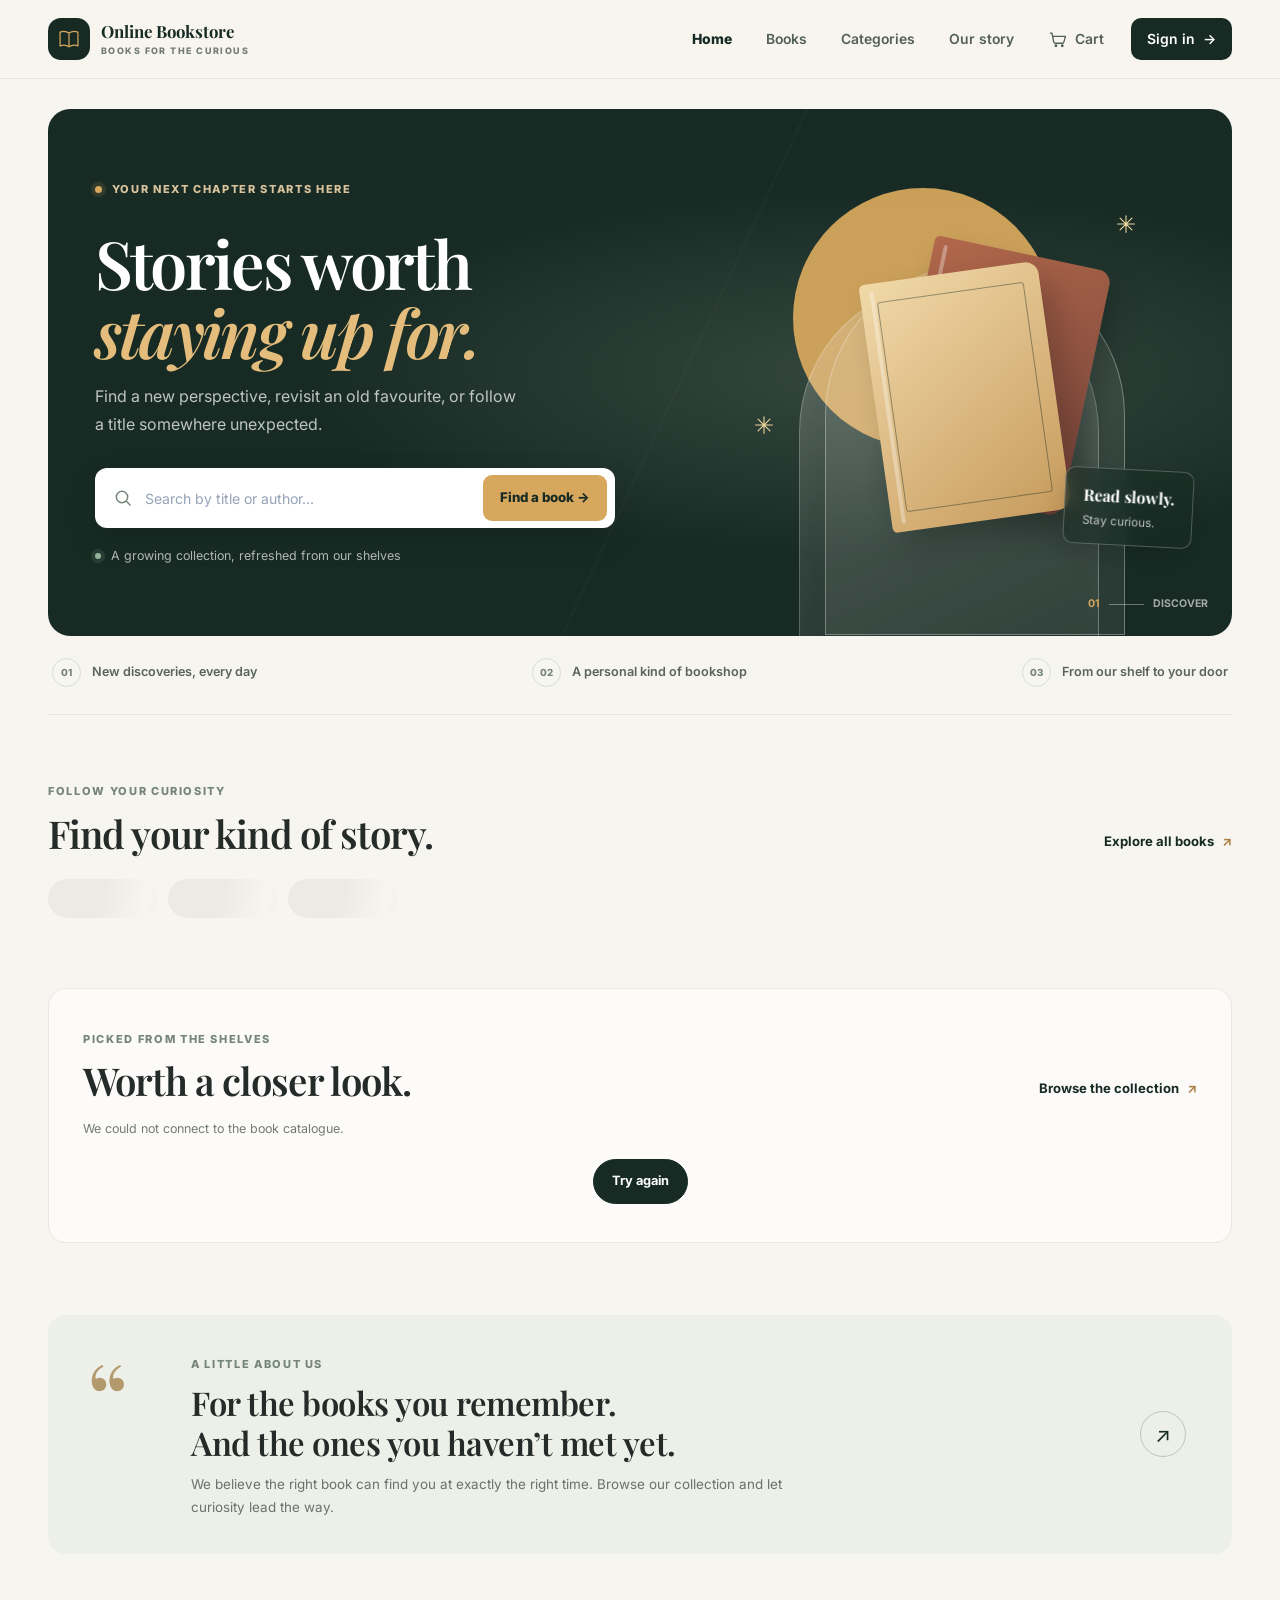
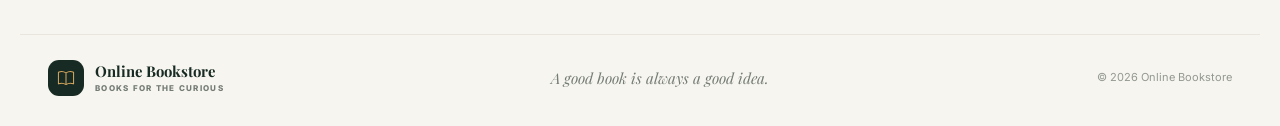
<file: frontend/index.html>
<!DOCTYPE html>
<html lang="en">
<head>
    <meta charset="UTF-8">
    <meta name="viewport" content="width=device-width, initial-scale=1.0">
    <meta name="theme-color" content="#172B24">
    <meta name="description" content="Discover your next favourite read at Online Bookstore.">
    <title>Online Bookstore | Books for the curious</title>
    <link rel="preconnect" href="https://fonts.googleapis.com">
    <link rel="preconnect" href="https://fonts.gstatic.com" crossorigin>
    <link href="https://fonts.googleapis.com/css2?family=Inter:wght@400;500;600;700;800&family=Playfair+Display:wght@600;700&display=swap" rel="stylesheet">
    <link rel="stylesheet" href="style.css">
</head>
<body class="storefront-home">
    <header class="store-header">
        <nav class="store-nav" aria-label="Main navigation">
            <a class="store-brand" href="index.html" aria-label="Online Bookstore home">
                <span class="store-brand-mark" aria-hidden="true">
                    <svg viewBox="0 0 32 32"><path d="M5 7.5c4.1-1.6 7.7-1.2 11 1.1v17c-3.3-2.3-6.9-2.7-11-1.1zM27 7.5c-4.1-1.6-7.7-1.2-11 1.1v17c3.3-2.3 6.9-2.7 11-1.1z"/></svg>
                </span>
                <span class="store-brand-copy"><strong>Online Bookstore</strong><small>BOOKS FOR THE CURIOUS</small></span>
            </a>
            <button class="store-menu-toggle" type="button" aria-expanded="false" aria-controls="store-links" aria-label="Open menu">
                <svg viewBox="0 0 24 24" aria-hidden="true"><path d="M4 7h16M4 12h16M4 17h16"/></svg>
            </button>
            <div class="store-links" id="store-links">
                <a class="store-link-active" href="index.html" aria-current="page">Home</a>
                <a href="../books.php">Books</a>
                <a href="#categories">Categories</a>
                <a href="#about">Our story</a>
                <a class="store-cart-link" href="../customer/cart.php">
                    <svg viewBox="0 0 24 24" aria-hidden="true"><path d="M3 4h2l2.2 11.1a2 2 0 0 0 2 1.6h8.9a2 2 0 0 0 1.9-1.4L22 8H6"/><circle cx="10" cy="20" r="1"/><circle cx="18" cy="20" r="1"/></svg>
                    <span>Cart</span>
                </a>
                <a class="store-login-link" href="../login.php">Sign in <span aria-hidden="true">&rarr;</span></a>
            </div>
        </nav>
    </header>

    <main>
        <section class="store-hero">
            <div class="store-hero-copy">
                <span class="store-eyebrow"><i aria-hidden="true"></i> YOUR NEXT CHAPTER STARTS HERE</span>
                <h1>Stories worth<br><em>staying up for.</em></h1>
                <p>Find a new perspective, revisit an old favourite, or follow a title somewhere unexpected.</p>
                <form class="store-search" id="bookSearchForm" role="search">
                    <svg viewBox="0 0 24 24" aria-hidden="true"><circle cx="10.8" cy="10.8" r="6.8"/><path d="m16 16 4.5 4.5"/></svg>
                    <label class="sr-only" for="searchInput">Search books by title or author</label>
                    <input id="searchInput" type="search" placeholder="Search by title or author..." autocomplete="off">
                    <button id="searchButton" type="submit">Find a book <span aria-hidden="true">&rarr;</span></button>
                </form>
                <p class="store-hero-note"><span class="store-live-dot" aria-hidden="true"></span> A growing collection, refreshed from our shelves</p>
            </div>
            <div class="store-hero-art" aria-hidden="true">
                <div class="store-sun"></div>
                <div class="store-arch store-arch-back"></div>
                <div class="store-arch store-arch-front"></div>
                <div class="store-book-stack store-stack-back"></div>
                <div class="store-book-stack store-stack-front"></div>
                <span class="store-hero-note-card"><strong>Read slowly.</strong><span>Stay curious.</span></span>
                <span class="store-art-spark store-spark-one"><svg viewBox="0 0 24 24"><path d="M12 2v20M2 12h20M4.9 4.9l14.2 14.2M19.1 4.9 4.9 19.1"/></svg></span>
                <span class="store-art-spark store-spark-two"><svg viewBox="0 0 24 24"><path d="M12 2v20M2 12h20M4.9 4.9l14.2 14.2M19.1 4.9 4.9 19.1"/></svg></span>
            </div>
            <div class="store-hero-index" aria-hidden="true"><span>01</span><i></i><span>DISCOVER</span></div>
        </section>

        <div class="store-assurance" aria-label="Our service">
            <span><i>01</i> New discoveries, every day</span>
            <span><i>02</i> A personal kind of bookshop</span>
            <span><i>03</i> From our shelf to your door</span>
        </div>

        <section class="store-section" id="categories">
            <div class="store-section-heading">
                <div><span class="store-kicker">Follow your curiosity</span><h2>Find your kind of story.</h2></div>
                <a class="store-text-link" href="../books.php">Explore all books <span aria-hidden="true">↗</span></a>
            </div>
            <div class="store-category-list" id="categoryList" aria-label="Filter by category">
                <span class="store-category-skeleton"></span>
                <span class="store-category-skeleton"></span>
                <span class="store-category-skeleton"></span>
            </div>
        </section>

        <section class="store-section store-books-section" id="books">
            <div class="store-section-heading">
                <div><span class="store-kicker">Picked from the shelves</span><h2>Worth a closer look.</h2></div>
                <a class="store-text-link" href="../books.php">Browse the collection <span aria-hidden="true">↗</span></a>
            </div>
            <p class="store-results" id="searchMessage" aria-live="polite">Finding books for you…</p>
            <div class="store-book-grid" id="bookContainer" aria-live="polite">
                <div class="store-book-skeleton"></div>
                <div class="store-book-skeleton"></div>
                <div class="store-book-skeleton"></div>
                <div class="store-book-skeleton"></div>
            </div>
            <noscript><p class="store-empty-note">Turn on JavaScript to see the latest books from our collection.</p></noscript>
        </section>

        <section class="store-about" id="about">
            <div class="store-about-mark" aria-hidden="true">“</div>
            <div><span class="store-kicker">A little about us</span><h2>For the books you remember.<br>And the ones you haven&rsquo;t met yet.</h2>
                <p>We believe the right book can find you at exactly the right time. Browse our collection and let curiosity lead the way.</p>
            </div>
            <a href="../about.php" class="store-about-link" aria-label="Discover our story">↗</a>
        </section>
    </main>

    <footer class="store-footer">
        <a class="store-brand store-footer-brand" href="index.html">
            <span class="store-brand-mark" aria-hidden="true"><svg viewBox="0 0 32 32"><path d="M5 7.5c4.1-1.6 7.7-1.2 11 1.1v17c-3.3-2.3-6.9-2.7-11-1.1zM27 7.5c-4.1-1.6-7.7-1.2-11 1.1v17c3.3-2.3 6.9-2.7 11-1.1z"/></svg></span>
            <span class="store-brand-copy"><strong>Online Bookstore</strong><small>BOOKS FOR THE CURIOUS</small></span>
        </a>
        <p>A good book is always a good idea.</p>
        <span class="store-copyright">&copy; 2026 Online Bookstore</span>
    </footer>

    <script src="script.js"></script>
</body>
</html>
</file>
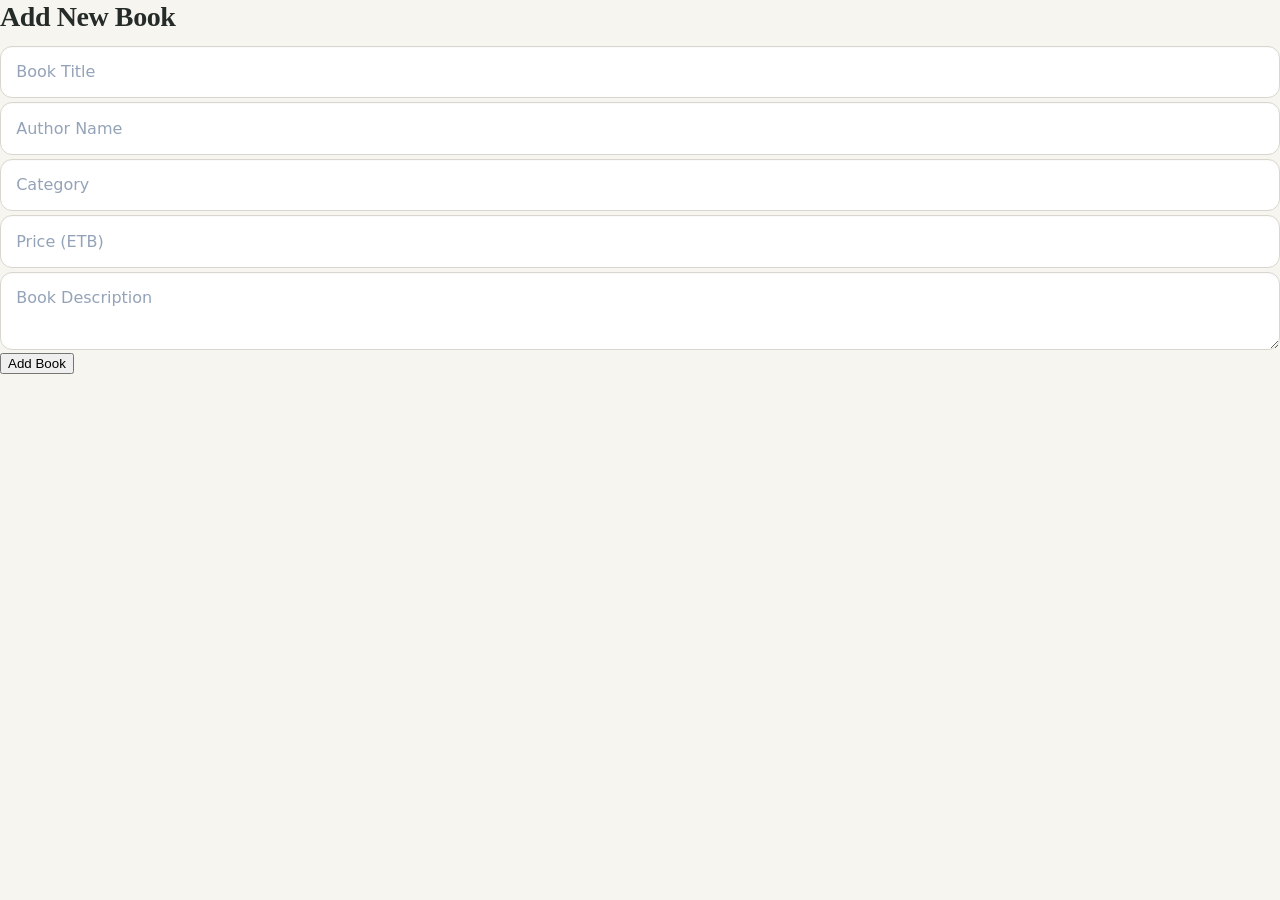
<file: frontend/add_book.html>
<!DOCTYPE html>
<html lang="en">
<head>
    <meta charset="UTF-8">
    <meta name="viewport" content="width=device-width, initial-scale=1.0">
    <title>Add New Book</title>
    <link rel="stylesheet" href="style.css">
</head>
<body>

    <div class="register-container">
        <h2>Add New Book</h2>

        <form id="addBookForm">
            <input type="text" id="title"
                placeholder="Book Title" required>

            <input type="text" id="author"
                placeholder="Author Name" required>

            <input type="text" id="category"
                placeholder="Category">

            <input type="number" id="price"
                placeholder="Price (ETB)" min="0"
                step="0.01" required>

            <textarea id="description"
                placeholder="Book Description"></textarea>

            <button type="submit">Add Book</button>
        </form>

        <p id="message"></p>
    </div>

    <script src="add_book.js"></script>
</body>
</html>
</file>
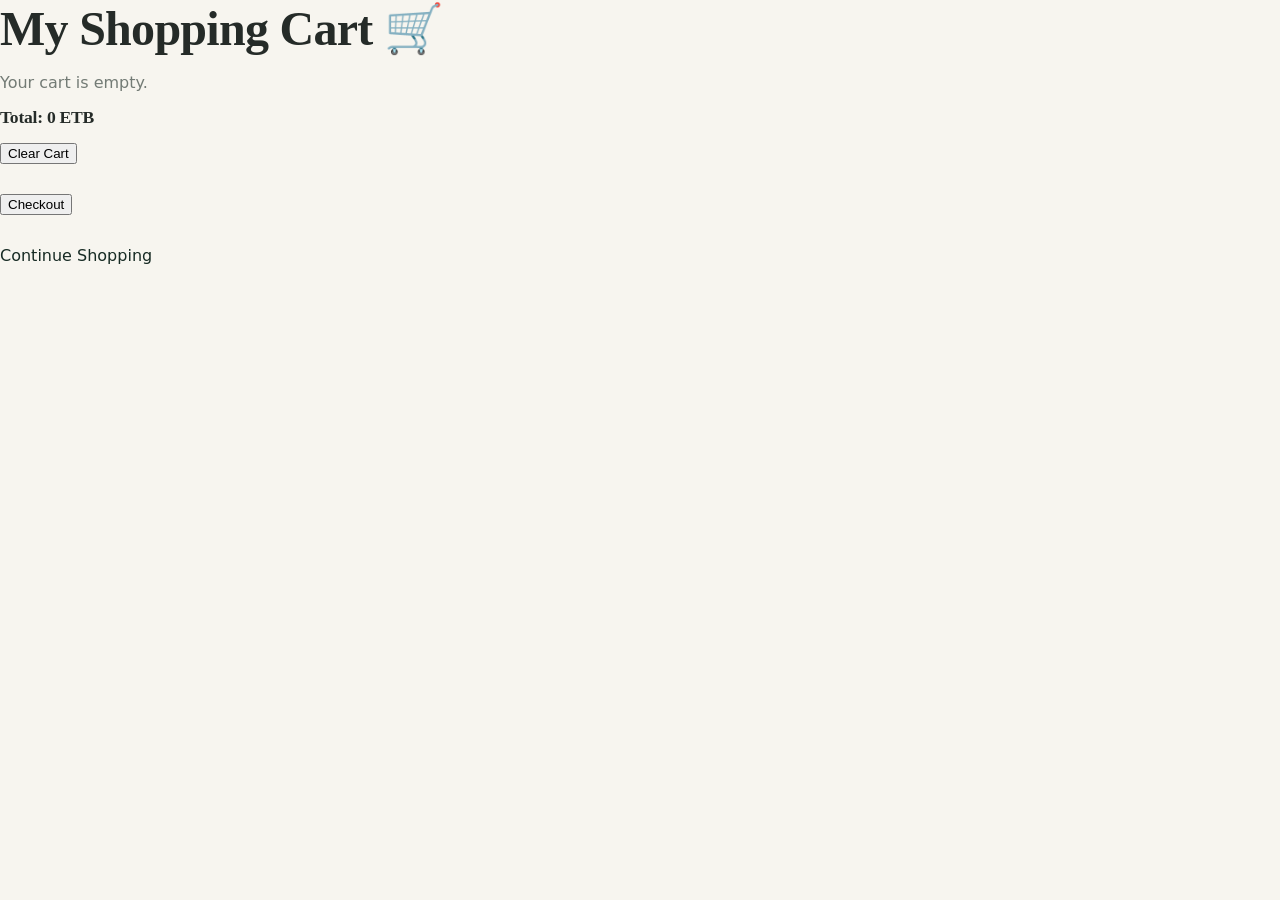
<file: frontend/cart.html>
<!DOCTYPE html>
<html lang="en">
<head>
    <meta charset="UTF-8">
    <meta name="viewport" content="width=device-width, initial-scale=1.0">
    <title>Shopping Cart</title>
    <link rel="stylesheet" href="style.css">
</head>
<body>

    <div class="cart-container">
        <h1>My Shopping Cart 🛒</h1>

        <div id="cartItems">
            <p>Your cart is empty.</p>
        </div>

        <h3>Total: <span id="totalPrice">0</span> ETB</h3>

        <button id="clearCart">Clear Cart</button>
        <br><br>
<a href="checkout.html">
    <button type="button">Checkout</button>
</a>

        <br><br>
        <a href="index.html">Continue Shopping</a>
    </div>

    <script src="cart.js"></script>
</body>
</html>
</file>
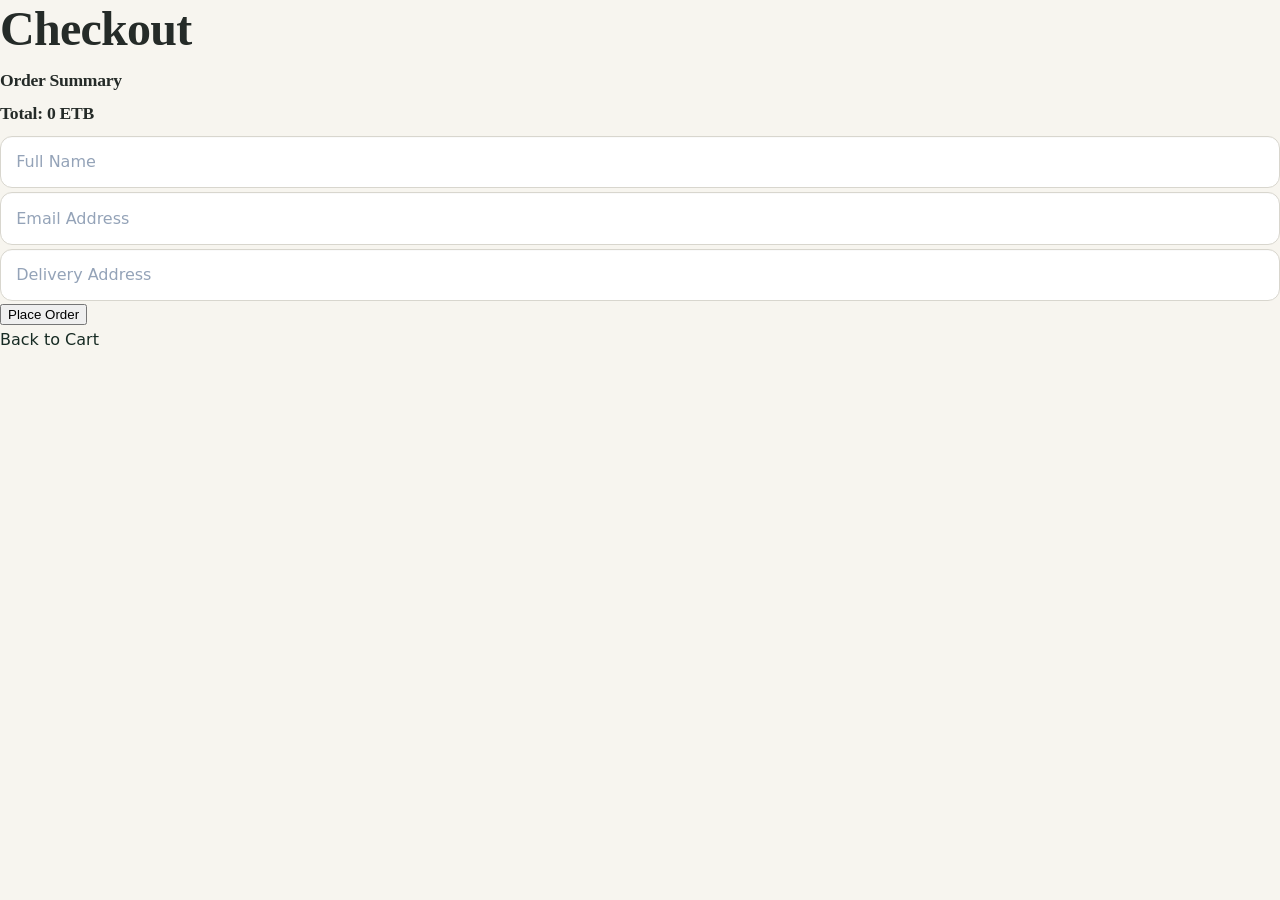
<file: frontend/checkout.html>
<!DOCTYPE html>
<html lang="en">
<head>
    <meta charset="UTF-8">
    <meta name="viewport" content="width=device-width, initial-scale=1.0">
    <title>Checkout - Online Bookstore</title>
    <link rel="stylesheet" href="style.css">
</head>
<body>

    <div class="cart-container">
        <h1>Checkout</h1>

        <h3>Order Summary</h3>
        <div id="orderItems"></div>

        <h3>Total: <span id="orderTotal">0</span> ETB</h3>

        <form id="checkoutForm">
            <input type="text" id="customerName"
                   placeholder="Full Name" required>

            <input type="email" id="customerEmail"
                   placeholder="Email Address" required>

            <input type="text" id="customerAddress"
                   placeholder="Delivery Address" required>

            <button type="submit">Place Order</button>
        </form>

        <p><a href="cart.html">Back to Cart</a></p>
    </div>

    <script src="checkout.js"></script>
</body>
</html>
</file>
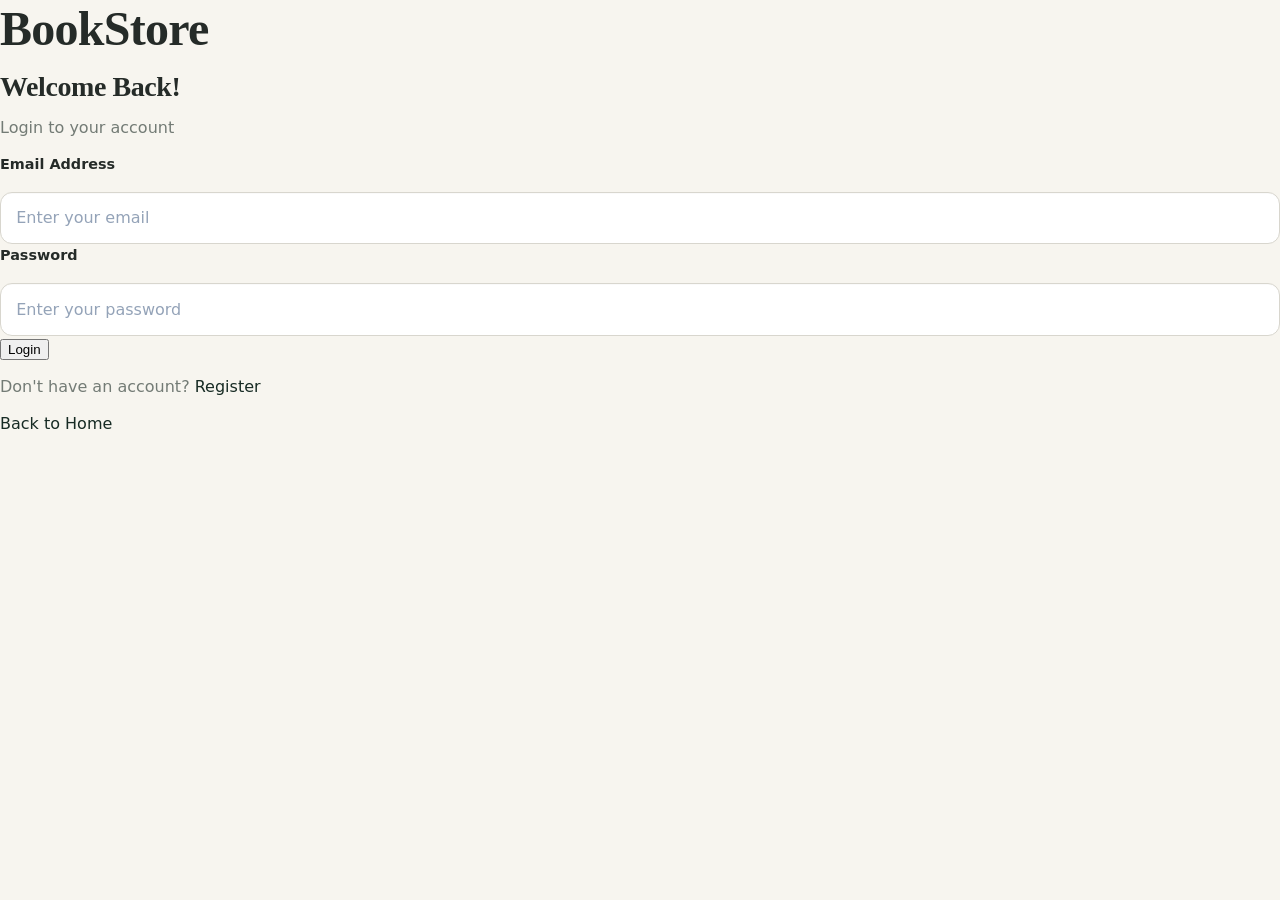
<file: frontend/login.html>
<!DOCTYPE html>
<html lang="en">
<head>
    <meta charset="UTF-8">
    <meta name="viewport" content="width=device-width, initial-scale=1.0">
    <title>Bookstore Login</title>
    <link rel="stylesheet" href="style.css">
</head>

<body>

    <div class="login-container">

        <h1>BookStore</h1>
        <h2>Welcome Back!</h2>
        <p>Login to your account</p>

        <form id="loginForm">

            <label>Email Address</label>
            <input
                type="email"
                id="email"
                placeholder="Enter your email"
                required
            >

            <label>Password</label>
            <input
                type="password"
                id="password"
                placeholder="Enter your password"
                required
            >

            <button type="submit">Login</button>

            <p id="loginMessage"></p>

        </form>

        <p>
            Don't have an account?
            <a href="register.html">Register</a>
        </p>

        <a href="index.html">Back to Home</a>

    </div>

    <script src="login.js"></script>

</body>
</html>
</file>
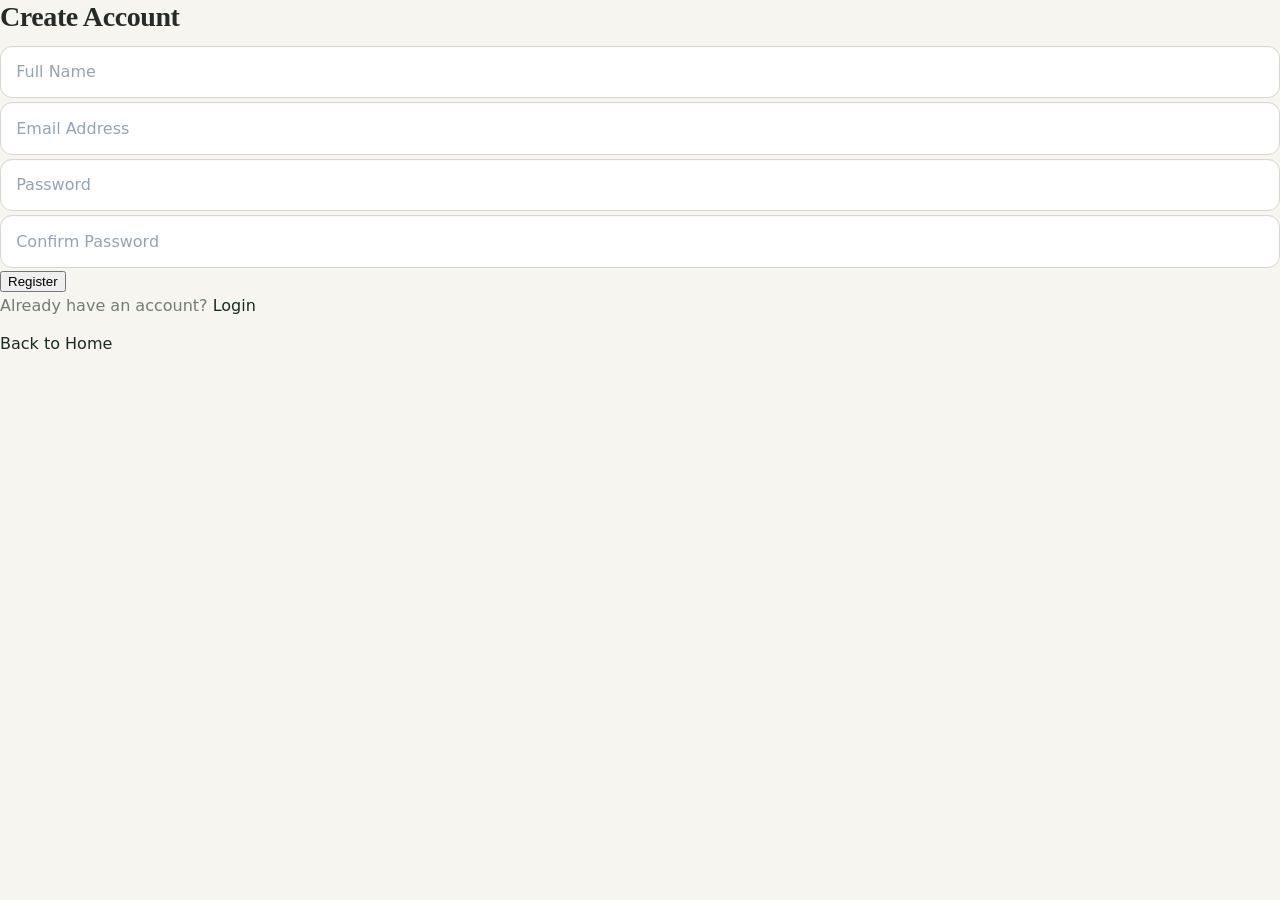
<file: frontend/register.html>
<!DOCTYPE html>
<html lang="en">
<head>
    <meta charset="UTF-8">
    <meta name="viewport" content="width=device-width, initial-scale=1.0">
    <title>Register - Online Bookstore</title>
    <link rel="stylesheet" href="style.css">
</head>
<body>

    <div class="login-container">
        <h2>Create Account</h2>

        <form id="registerForm">
            <input type="text" id="fullName"
                   placeholder="Full Name" required>

            <input type="email" id="email"
                   placeholder="Email Address" required>

            <input type="password" id="password"
                   placeholder="Password" required>

            <input type="password" id="confirmPassword"
                   placeholder="Confirm Password" required>

            <button type="submit">Register</button>
        </form>

        <p>Already have an account?
            <a href="login.html">Login</a>
        </p>

        <a href="index.html">Back to Home</a>
    </div>

    <script src="register.js"></script>
</body>
</html>
</file>
<file: frontend/style.css>
@import url("../assets/css/style.css");

.storefront-home { background: #F7F5EF; }
.store-header { position: sticky; top: 0; z-index: 20; background: rgba(247,245,239,.94); border-bottom: 1px solid var(--border); backdrop-filter: blur(14px); }
.store-nav { width: min(1240px, 100%); min-height: 78px; padding: 0 28px; margin: auto; display: flex; align-items: center; justify-content: space-between; gap: 24px; }
.store-brand { display: inline-flex; align-items: center; gap: 11px; color: var(--primary); }
.store-brand:hover { color: var(--primary); text-decoration: none; }
.store-brand-mark { display: grid; place-items: center; width: 42px; height: 42px; border-radius: 13px; background: var(--primary); color: var(--accent); }
.store-brand-mark svg { width: 26px; height: 26px; fill: none; stroke: currentColor; stroke-width: 1.5; stroke-linejoin: round; }
.store-brand-copy { display: grid; line-height: 1.15; gap: 4px; }
.store-brand-copy strong { font-family: var(--font-display); font-size: 1.05rem; }
.store-brand-copy small { color: var(--muted); font-size: .56rem; font-weight: 800; letter-spacing: .16em; }
.store-links { display: flex; align-items: center; gap: 8px; }
.store-links > a { display: inline-flex; align-items: center; gap: 8px; min-height: 42px; padding: 0 13px; border-radius: 10px; color: #536057; font-size: .87rem; font-weight: 600; }
.store-links > a:hover { color: var(--primary); background: #EEF1EE; text-decoration: none; }
.store-links > .store-link-active { color: var(--primary); font-weight: 800; }
.store-links > .store-login-link { margin-left: 6px; padding: 0 16px; background: var(--primary); color: #fff; }
.store-links > .store-login-link:hover { background: #263D32; color: #fff; }
.store-cart-link svg { width: 19px; height: 19px; fill: none; stroke: currentColor; stroke-width: 1.7; stroke-linecap: round; stroke-linejoin: round; }
.store-menu-toggle { display: none; width: 42px; height: 42px; place-items: center; border: 1px solid var(--border); border-radius: 12px; background: #fff; color: var(--primary); }
.store-menu-toggle svg { width: 22px; height: 22px; fill: none; stroke: currentColor; stroke-width: 1.8; stroke-linecap: round; }

.storefront-home main { width: min(1240px, 100%); margin: 0 auto; padding: 30px 28px 80px; }
.store-hero { position: relative; display: grid; grid-template-columns: 1.05fr .95fr; align-items: center; min-height: 500px; overflow: hidden; border-radius: 22px; background: #172B24; color: #fff; }
.store-hero::before { position: absolute; inset: 0; content: ""; pointer-events: none; background: radial-gradient(ellipse at 70% 50%, rgba(117,133,121,.32), transparent 49%), linear-gradient(115deg, transparent 53%, rgba(255,255,255,.025) 53.1%, transparent 53.3%); }
.store-hero-copy { position: relative; z-index: 2; padding: 66px 0 70px 7.5%; }
.store-eyebrow, .store-kicker { color: var(--secondary); font-size: .69rem; font-weight: 800; letter-spacing: .15em; text-transform: uppercase; }
.store-eyebrow { display: inline-flex; align-items: center; gap: 10px; color: #D8C39C; }
.store-eyebrow i, .store-live-dot { width: 7px; height: 7px; border-radius: 50%; background: var(--accent); box-shadow: 0 0 0 4px rgba(214,167,93,.13); }
.store-hero h1 { margin: 27px 0 16px; color: #fff; font-family: var(--font-display); font-size: clamp(3rem, 5.2vw, 4.65rem); font-weight: 600; line-height: 1.04; letter-spacing: -.04em; }
.store-hero h1 em { color: #E4BD7C; font-weight: 600; }
.store-hero-copy > p:not(.store-hero-note) { max-width: 430px; margin: 0; color: rgba(255,255,255,.72); font-size: 1rem; line-height: 1.75; }
.store-search { display: flex; align-items: center; gap: 12px; width: min(520px, 100%); min-height: 60px; margin-top: 30px; padding: 6px 7px 6px 17px; border: 1px solid rgba(255,255,255,.2); border-radius: 12px; background: #fff; box-shadow: 0 12px 30px rgba(0,0,0,.14); }
.store-search > svg { flex: 0 0 20px; width: 20px; height: 20px; fill: none; stroke: #758579; stroke-width: 1.8; stroke-linecap: round; }
.store-search input { min-width: 0; height: 44px; margin: 0; padding: 0; border: 0; border-radius: 0; outline: 0; box-shadow: none; font-size: .88rem; }
.store-search input:focus { box-shadow: none; }
.store-search button { align-self: stretch; flex: none; padding: 0 17px; border: 0; border-radius: 9px; background: var(--accent); color: var(--primary); font: inherit; font-size: .83rem; font-weight: 800; cursor: pointer; transition: background .18s ease, transform .18s ease; }
.store-search button:hover { transform: translateY(-1px); background: #E3B66D; }
.store-hero-note { display: flex; align-items: center; gap: 10px; margin: 18px 0 0; color: rgba(255,255,255,.66); font-size: .78rem; }
.store-live-dot { width: 6px; height: 6px; background: #92B49B; box-shadow: 0 0 0 4px rgba(146,180,155,.14); }
.store-hero-art { position: relative; align-self: stretch; min-height: 450px; overflow: hidden; }
.store-sun { position: absolute; top: 15%; left: 22%; width: 260px; aspect-ratio: 1; border-radius: 50%; background: #D6A75D; opacity: .94; }
.store-arch { position: absolute; bottom: -3%; left: 23%; width: 300px; height: 370px; border-radius: 160px 160px 0 0; }
.store-arch-back { transform: translate(26px, -17px); border: 1px solid rgba(247,245,239,.35); background: rgba(247,245,239,.08); }
.store-arch-front { border: 1px solid rgba(255,255,255,.25); background: linear-gradient(155deg, rgba(247,245,239,.2), rgba(247,245,239,.035)); box-shadow: inset 0 0 30px rgba(255,255,255,.04); }
.store-book-stack { position: absolute; left: 38%; width: 180px; height: 250px; border-radius: 5px 13px 13px 5px; box-shadow: 12px 17px 30px rgba(0,0,0,.2); }
.store-book-stack::before { position: absolute; top: 8px; bottom: 8px; left: 10px; width: 4px; content: ""; border-radius: 3px; background: rgba(255,255,255,.32); }
.store-stack-back { top: 27%; transform: translateX(25px) rotate(12deg); background: linear-gradient(145deg, #B2684B, #75433A); }
.store-stack-front { top: 31%; transform: translateX(-8px) rotate(-8deg); background: linear-gradient(145deg, #F1D9A9, #C79B5D); }
.store-stack-front::after { position: absolute; inset: 19px 16px; content: ""; border: 1px solid rgba(23,43,36,.42); border-radius: 3px; }
.store-hero-note-card { position: absolute; right: 7%; bottom: 17%; display: grid; gap: 3px; padding: 14px 18px; border: 1px solid rgba(255,255,255,.24); border-radius: 10px; background: rgba(23,43,36,.55); box-shadow: 0 12px 25px rgba(0,0,0,.14); backdrop-filter: blur(9px); transform: rotate(3deg); }
.store-hero-note-card strong { color: #fff; font-family: var(--font-display); font-size: 1rem; }
.store-hero-note-card span { color: rgba(255,255,255,.72); font-size: .73rem; }
.store-art-spark { position: absolute; width: 20px; height: 20px; color: #F2D79F; }
.store-art-spark svg { display: block; width: 100%; height: 100%; fill: none; stroke: currentColor; stroke-width: 1.3; stroke-linecap: round; }
.store-spark-one { top: 20%; right: 17%; }
.store-spark-two { top: 58%; left: 15%; font-size: .85rem; }
.store-hero-index { position: absolute; z-index: 2; right: 24px; bottom: 23px; display: flex; align-items: center; gap: 9px; color: rgba(255,255,255,.6); font-size: .66rem; font-weight: 700; }
.store-hero-index span:first-child { color: var(--accent); }
.store-hero-index i { width: 35px; height: 1px; background: rgba(255,255,255,.36); }

.store-assurance { display: flex; justify-content: space-between; gap: 18px; padding: 22px 4px 27px; border-bottom: 1px solid var(--border); }
.store-assurance span { display: inline-flex; align-items: center; gap: 11px; color: #59645D; font-size: .79rem; font-weight: 600; }
.store-assurance i { display: grid; place-items: center; width: 29px; height: 29px; border: 1px solid #D9DED8; border-radius: 50%; color: var(--secondary); font-size: .61rem; font-style: normal; font-weight: 800; }
.store-section { margin-top: 62px; }
.store-section-heading { display: flex; align-items: end; justify-content: space-between; gap: 20px; margin-bottom: 23px; }
.store-section-heading h2 { margin: 7px 0 0; font-family: var(--font-display); font-size: clamp(1.75rem, 3vw, 2.4rem); font-weight: 600; letter-spacing: -.025em; }
.store-text-link { flex: none; padding-bottom: 4px; color: var(--primary); font-size: .82rem; font-weight: 700; }
.store-text-link:hover { color: var(--secondary); }
.store-text-link span { padding-left: 5px; color: #AA8042; }
.store-category-list { display: flex; flex-wrap: wrap; gap: 10px; }
.store-category-chip { padding: 10px 16px; border: 1px solid #E1DED5; border-radius: 999px; background: rgba(255,255,255,.72); color: #5D675F; font: inherit; font-size: .78rem; font-weight: 600; cursor: pointer; transition: border-color .18s ease, background .18s ease, color .18s ease, transform .18s ease; }
.store-category-chip:hover { transform: translateY(-1px); border-color: #9BA99C; }
.store-category-chip.is-active { border-color: var(--primary); background: var(--primary); color: #fff; }
.store-category-skeleton { width: 110px; height: 39px; border-radius: 999px; background: linear-gradient(100deg, #ECEAE3 25%, #F7F5EF 45%, #ECEAE3 65%); background-size: 200% 100%; animation: store-shimmer 1.3s linear infinite; }
.store-books-section { margin-top: 70px; padding: 36px 34px 38px; border: 1px solid #EBE8DF; border-radius: 18px; background: rgba(255,255,255,.62); }
.store-results { min-height: 21px; margin: -7px 0 19px; color: var(--muted); font-size: .78rem; }
.store-book-grid { display: grid; grid-template-columns: repeat(4, minmax(0, 1fr)); gap: 18px; }
.store-book-card { display: flex; min-width: 0; flex-direction: column; overflow: hidden; border: 1px solid #EAE7DF; border-radius: 12px; background: #fff; transition: transform .2s ease, box-shadow .2s ease, border-color .2s ease; }
.store-book-card:hover { transform: translateY(-4px); border-color: #D6D8CF; box-shadow: 0 15px 28px rgba(23,43,36,.09); }
.store-book-visual { position: relative; display: grid; min-height: 215px; place-items: center; overflow: hidden; padding: 20px; background: linear-gradient(145deg, #E8ECE5, #F1E8D8); }
.store-book-card:nth-child(4n+2) .store-book-visual { background: linear-gradient(145deg, #E8E2D6, #F4EEE4); }
.store-book-card:nth-child(4n+3) .store-book-visual { background: linear-gradient(145deg, #DFE8E2, #EBEEE6); }
.store-book-card:nth-child(4n+4) .store-book-visual { background: linear-gradient(145deg, #E8E4DD, #F3E9DF); }
.store-book-cover { width: 126px; height: 174px; object-fit: cover; border-radius: 4px 8px 8px 4px; box-shadow: 8px 10px 17px rgba(23,43,36,.22); transition: transform .25s ease; }
.store-book-card:hover .store-book-cover { transform: rotate(-2deg) scale(1.025); }
.store-book-placeholder { display: grid; place-items: center; width: 126px; height: 174px; border: 1px solid rgba(23,43,36,.2); border-radius: 4px 8px 8px 4px; background: linear-gradient(145deg, #758579, #263D32); box-shadow: 8px 10px 17px rgba(23,43,36,.22); color: #F4E6C9; font-family: var(--font-display); font-size: 2.3rem; }
.store-book-info { display: flex; flex: 1; flex-direction: column; align-items: flex-start; padding: 16px; }
.store-book-category { margin-bottom: 7px; color: #8A7350; font-size: .61rem; font-weight: 800; letter-spacing: .1em; text-transform: uppercase; }
.store-book-title { margin: 0 0 5px; font-family: var(--font-display); font-size: 1.05rem; font-weight: 600; line-height: 1.25; }
.store-book-author { margin: 0; color: var(--muted); font-size: .75rem; }
.store-book-footer { display: flex; align-items: center; justify-content: space-between; width: 100%; gap: 8px; margin-top: auto; padding-top: 16px; }
.store-book-price { color: var(--primary); font-size: .88rem; font-weight: 800; }
.store-book-link { color: #64736A; font-size: .74rem; font-weight: 700; }
.store-book-link:hover { color: var(--primary); }
.store-book-skeleton { min-height: 310px; border: 1px solid #ECE9E2; border-radius: 12px; background: linear-gradient(100deg, #F2F0EA 25%, #FAF9F5 45%, #F2F0EA 65%); background-size: 200% 100%; animation: store-shimmer 1.3s linear infinite; }
.store-more-link { grid-column: 1 / -1; justify-self: center; margin-top: 5px; padding: 11px 18px; border: 1px solid var(--border); border-radius: 999px; background: #fff; color: var(--primary); font-size: .79rem; font-weight: 700; }
.store-more-link:hover { border-color: var(--secondary); color: var(--primary); text-decoration: none; }
.store-retry-button { grid-column: 1 / -1; justify-self: center; padding: 11px 18px; border: 1px solid var(--primary); border-radius: 999px; background: var(--primary); color: #fff; font: inherit; font-size: .8rem; font-weight: 700; cursor: pointer; }
.store-retry-button:hover { background: #263D32; }
.store-empty-note { padding: 30px; border: 1px dashed #D9D6CD; border-radius: 12px; color: var(--muted); text-align: center; }
.store-about { position: relative; display: grid; grid-template-columns: 85px 1fr 54px; align-items: center; gap: 20px; margin-top: 72px; padding: 35px 38px; overflow: hidden; border-radius: 18px; background: #EDEFE9; }
.store-about-mark { align-self: start; color: #B39A6C; font-family: var(--font-display); font-size: 6.5rem; line-height: .9; }
.store-about h2 { margin: 8px 0 11px; font-family: var(--font-display); font-size: clamp(1.4rem, 2.7vw, 2.05rem); font-weight: 600; line-height: 1.2; }
.store-about p { max-width: 600px; margin: 0; color: #69736C; font-size: .84rem; line-height: 1.7; }
.store-about-link { display: grid; place-items: center; width: 46px; height: 46px; border: 1px solid #BCC6BC; border-radius: 50%; color: var(--primary); font-size: 1.3rem; transition: background .18s ease, color .18s ease, transform .18s ease; }
.store-about-link:hover { transform: rotate(45deg); background: var(--primary); color: #fff; }
.store-footer { display: flex; flex-wrap: wrap; align-items: center; justify-content: space-between; gap: 16px; width: min(1240px, 100%); margin: 0 auto; padding: 25px 28px 30px; border-top: 1px solid var(--border); }
.store-footer p { margin: 0; color: var(--muted); font-family: var(--font-display); font-size: .94rem; font-style: italic; }
.store-copyright { color: #929991; font-size: .69rem; }
.store-footer-brand .store-brand-mark { width: 36px; height: 36px; border-radius: 11px; }
.store-footer-brand .store-brand-mark svg { width: 22px; height: 22px; }
.store-footer-brand .store-brand-copy strong { font-size: .93rem; }
.store-footer-brand .store-brand-copy small { font-size: .5rem; }
@keyframes store-shimmer { to { background-position: -200% 0; } }

@media (max-width: 900px) {
    .store-hero { min-height: 440px; grid-template-columns: 1.08fr .92fr; }
    .store-hero-copy { padding-left: 6%; }
    .store-hero h1 { font-size: clamp(2.7rem, 6vw, 3.8rem); }
    .store-hero-art { min-height: 410px; }
    .store-sun { left: 15%; width: 220px; }
    .store-arch { left: 15%; width: 265px; height: 335px; }
    .store-book-stack { left: 30%; width: 160px; height: 225px; }
    .store-book-grid { grid-template-columns: repeat(2, minmax(0, 1fr)); }
}
@media (max-width: 680px) {
    .store-nav { min-height: 68px; padding: 0 18px; }
    .store-brand-mark { width: 38px; height: 38px; }
    .store-menu-toggle { display: grid; }
    .store-links { position: absolute; top: calc(100% + 8px); left: 14px; right: 14px; display: none; align-items: stretch; flex-direction: column; gap: 3px; padding: 10px; border: 1px solid var(--border); border-radius: 14px; background: #FDFCF9; box-shadow: 0 18px 38px rgba(23,43,36,.15); }
    .store-links.is-open { display: flex; }
    .store-links > a { padding: 0 12px; }
    .store-links > .store-login-link { justify-content: center; margin: 5px 0 0; }
    .storefront-home main { padding: 16px 16px 55px; }
    .store-hero { grid-template-columns: 1fr; min-height: auto; border-radius: 17px; }
    .store-hero-copy { padding: 38px 23px 7px; }
    .store-eyebrow { font-size: .57rem; letter-spacing: .12em; }
    .store-hero h1 { margin-top: 20px; font-size: clamp(2.65rem, 12vw, 3.7rem); }
    .store-hero-copy > p:not(.store-hero-note) { font-size: .9rem; }
    .store-search { gap: 9px; min-height: 55px; margin-top: 22px; padding-left: 12px; }
    .store-search input { font-size: .76rem; }
    .store-search button { padding: 0 11px; font-size: .72rem; }
    .store-hero-note { font-size: .69rem; }
    .store-hero-art { min-height: 285px; }
    .store-sun { top: 9%; left: calc(50% - 102px); width: 205px; }
    .store-arch { left: calc(50% - 115px); width: 230px; height: 275px; }
    .store-book-stack { left: calc(50% - 68px); width: 138px; height: 190px; }
    .store-stack-back { top: 18%; }
    .store-stack-front { top: 23%; }
    .store-hero-note-card { right: 8%; bottom: 15%; padding: 10px 13px; }
    .store-hero-index { right: 16px; bottom: 14px; }
    .store-assurance { display: grid; gap: 13px; padding: 19px 2px 22px; }
    .store-assurance span { font-size: .75rem; }
    .store-section { margin-top: 43px; }
    .store-section-heading { align-items: flex-start; flex-direction: column; gap: 10px; margin-bottom: 18px; }
    .store-section-heading h2 { font-size: 1.85rem; }
    .store-books-section { margin-top: 46px; padding: 23px 15px 20px; border-radius: 14px; }
    .store-book-grid { gap: 10px; }
    .store-book-visual { min-height: 165px; padding: 14px; }
    .store-book-cover, .store-book-placeholder { width: 100px; height: 140px; }
    .store-book-info { padding: 12px 10px; }
    .store-book-title { font-size: .91rem; }
    .store-book-footer { align-items: flex-start; flex-direction: column; gap: 5px; padding-top: 12px; }
    .store-about { grid-template-columns: 45px 1fr; gap: 12px; margin-top: 48px; padding: 23px 18px; }
    .store-about-mark { font-size: 4.8rem; }
    .store-about h2 { font-size: 1.45rem; }
    .store-about h2 br { display: none; }
    .store-about p { font-size: .78rem; }
    .store-about-link { grid-column: 2; width: 40px; height: 40px; }
    .store-footer { justify-content: center; padding: 22px 18px 27px; text-align: center; }
    .store-footer > * { flex-basis: 100%; justify-content: center; }
    .store-copyright { font-size: .66rem; }
}
@media (max-width: 380px) {
    .store-hero-copy { padding-right: 17px; padding-left: 17px; }
    .store-search { gap: 7px; padding-left: 9px; }
    .store-search > svg { width: 17px; flex-basis: 17px; }
    .store-search button { padding: 0 8px; font-size: .67rem; }
    .store-book-visual { min-height: 145px; padding: 10px; }
    .store-book-cover, .store-book-placeholder { width: 88px; height: 122px; }
    .store-book-info { padding: 10px 8px; }
}
@media (prefers-reduced-motion: reduce) {
    .store-category-skeleton, .store-book-skeleton { animation: none; }
    .store-category-chip, .store-book-card, .store-book-cover, .store-about-link { transition: none; }
}
</file>
